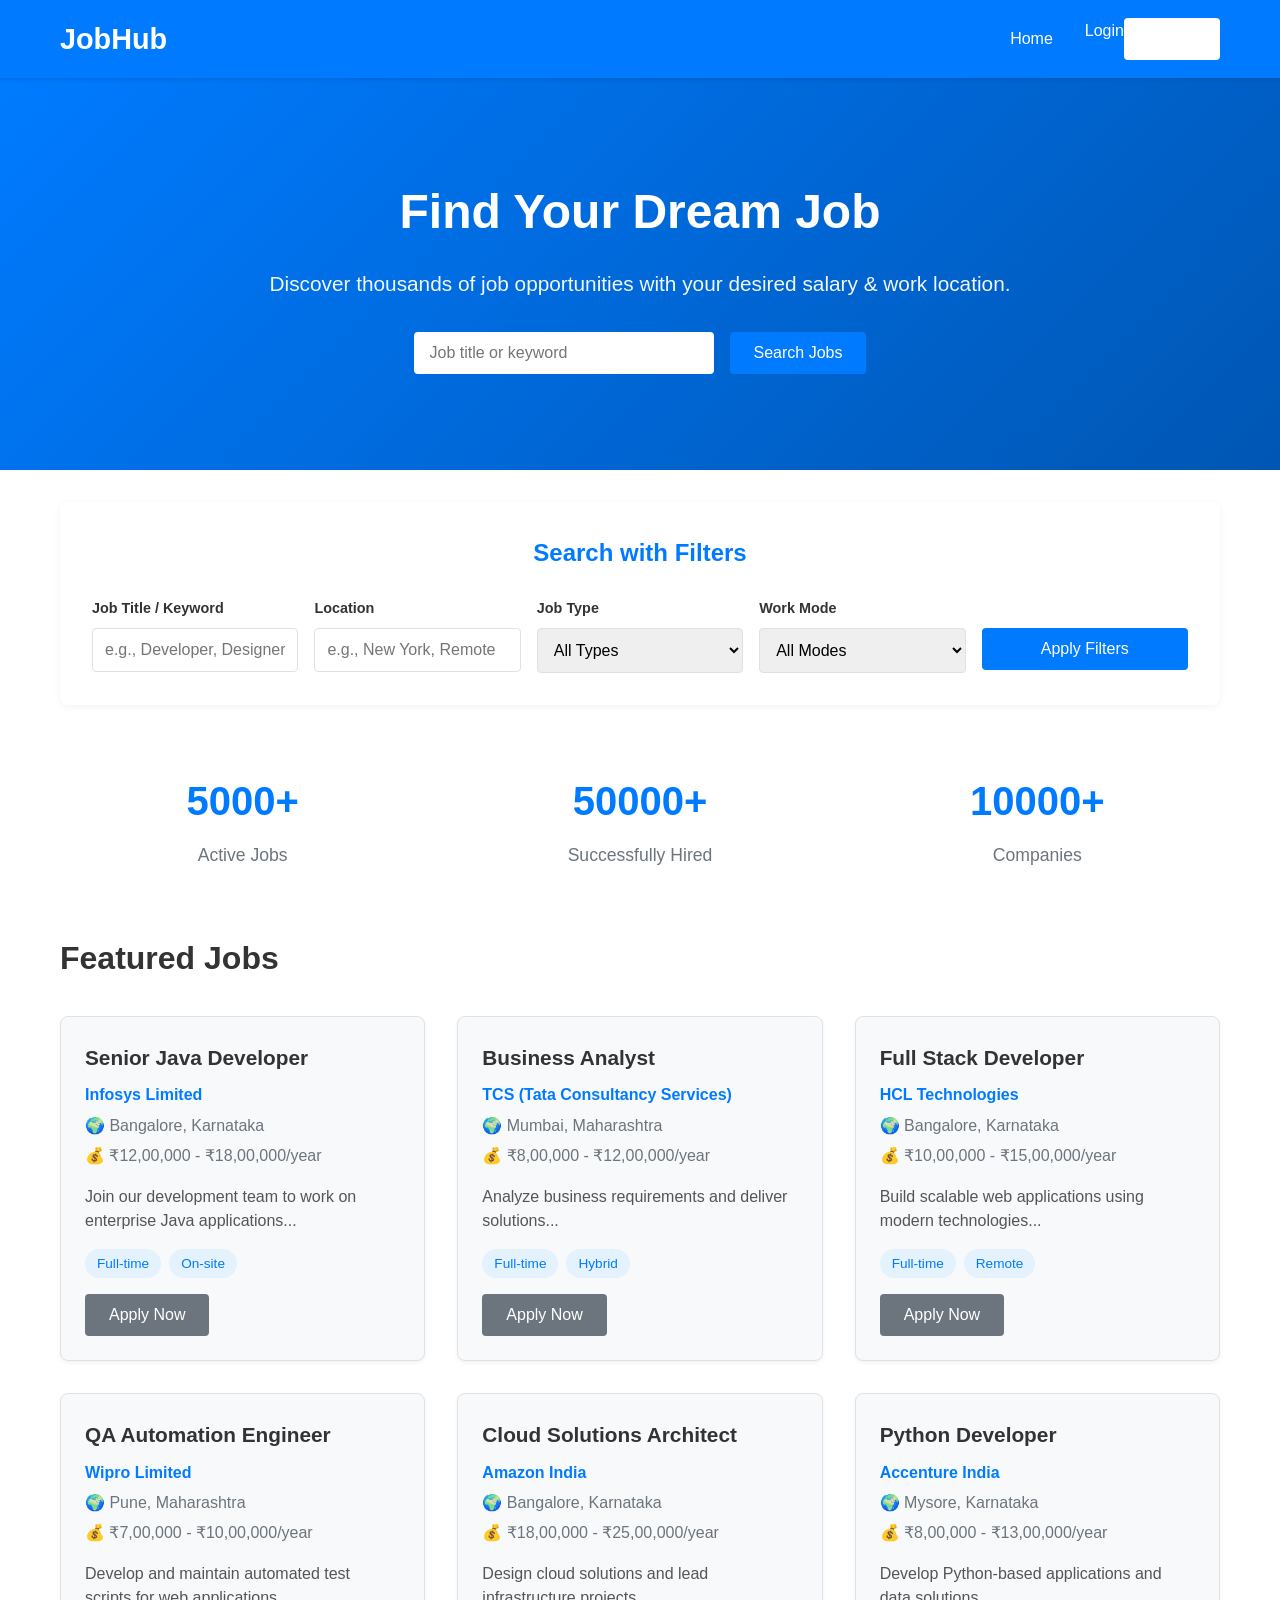
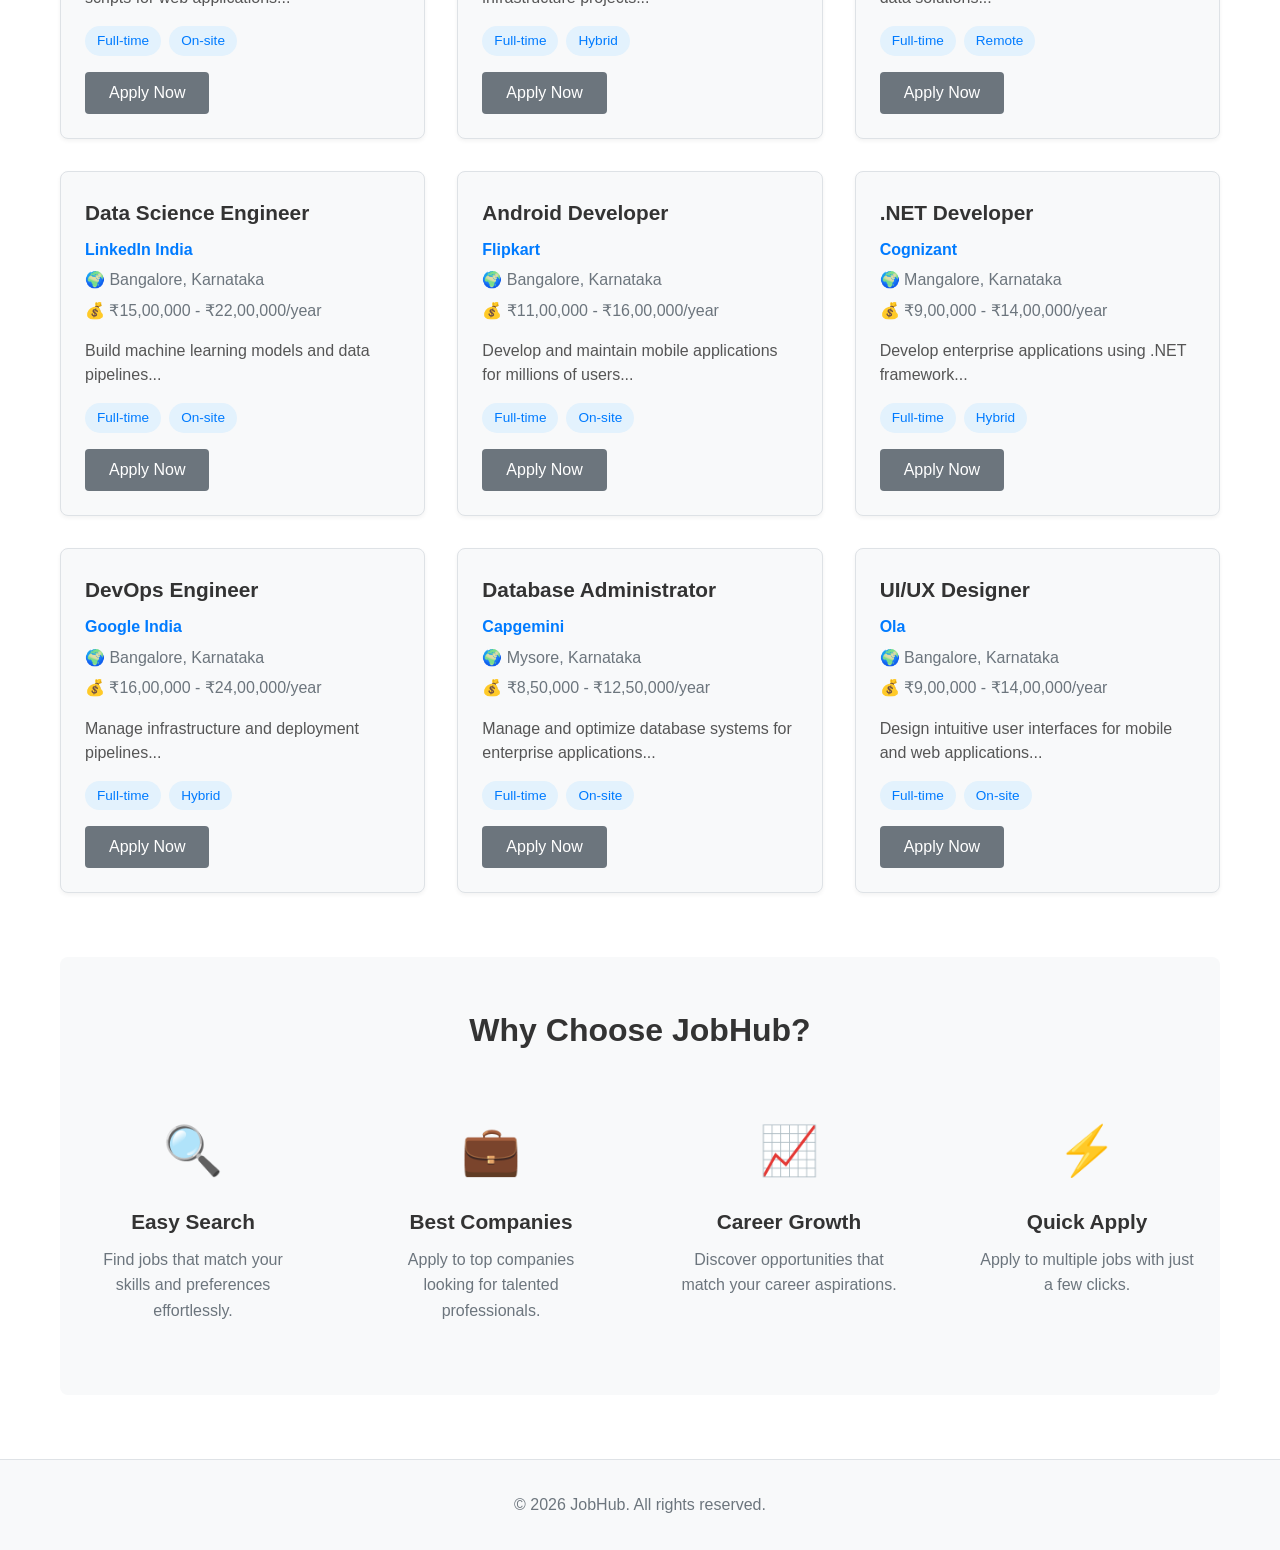
<file: index.html>
<!DOCTYPE html>
<html lang="en">
<head>
    <meta charset="UTF-8">
    <meta name="viewport" content="width=device-width, initial-scale=1.0">
    <title>JobHub - Job Portal</title>
    <link rel="stylesheet" href="styles.css">
</head>
<body>
    <nav class="navbar">
        <div class="container">
            <div class="logo">JobHub</div>
            <ul class="nav-links">
                <li><a href="index.html">Home</a></li>
                <li id="nav-dashboard-section" style="display:none;">
                    <a href="employer-dashboard.html">Dashboard</a>
                </li>
                <li id="nav-seeker-dashboard-section" style="display:none;">
                    <a href="seeker-dashboard.html">My Applications</a>
                </li>
                <li id="nav-user-section" style="display:none;">
                    <span id="nav-username"></span>
                    <a href="#" onclick="logout()">Logout</a>
                </li>
                <li id="nav-auth-section">
                    <a href="login.html">Login</a>
                    <a href="register.html" class="btn-register">Register</a>
                </li>
            </ul>
        </div>
    </nav>

    <div class="hero">
        <div class="hero-content" id="heroContent">
            <h1>Find Your Dream Job</h1>
            <p>Discover thousands of job opportunities with your desired salary & work location.</p>
            <div class="hero-buttons">
                <input type="text" placeholder="Job title or keyword" id="search-input">
                <button onclick="searchJobs()" class="btn btn-primary">Search Jobs</button>
            </div>
        </div>
        <div id="employerHero" style="display:none; text-align: center;">
            <div class="hero-content">
                <h1>Employer Dashboard</h1>
                <p>Manage your job postings and applications</p>
                <a href="employer-dashboard.html" class="btn btn-primary" style="display: inline-block; text-decoration: none;">Go to Dashboard</a>
            </div>
        </div>
    </div>

    <div class="container">
        <section class="search-filters">
            <h2>Search with Filters</h2>
            <div class="filters-grid">
                <div class="filter-item">
                    <label for="filterKeyword">Job Title / Keyword</label>
                    <input type="text" id="filterKeyword" placeholder="e.g., Developer, Designer">
                </div>
                <div class="filter-item">
                    <label for="filterLocation">Location</label>
                    <input type="text" id="filterLocation" placeholder="e.g., New York, Remote">
                </div>
                <div class="filter-item">
                    <label for="filterJobType">Job Type</label>
                    <select id="filterJobType">
                        <option value="">All Types</option>
                        <option value="Full-time">Full-time</option>
                        <option value="Part-time">Part-time</option>
                        <option value="Contract">Contract</option>
                        <option value="Freelance">Freelance</option>
                    </select>
                </div>
                <div class="filter-item">
                    <label for="filterWorkMode">Work Mode</label>
                    <select id="filterWorkMode">
                        <option value="">All Modes</option>
                        <option value="Remote">Remote</option>
                        <option value="On-site">On-site</option>
                        <option value="Hybrid">Hybrid</option>
                    </select>
                </div>
                <div class="filter-item">
                    <label>&nbsp;</label>
                    <button onclick="advancedSearch()" class="btn btn-primary btn-block">Apply Filters</button>
                </div>
            </div>
        </section>
    </div>

    <div class="container">
        <section class="stats">
            <div class="stat-item">
                <h3>5000+</h3>
                <p>Active Jobs</p>
            </div>
            <div class="stat-item">
                <h3>50000+</h3>
                <p>Successfully Hired</p>
            </div>
            <div class="stat-item">
                <h3>10000+</h3>
                <p>Companies</p>
            </div>
        </section>

        <section id="jobs" class="jobs">
            <h2>Featured Jobs</h2>
            <div class="job-listings">
                <div class="job-card">
                    <h3>Senior Java Developer</h3>
                    <p class="company">Infosys Limited</p>
                    <p class="location">🌍 Bangalore, Karnataka</p>
                    <p class="salary">💰 ₹12,00,000 - ₹18,00,000/year</p>
                    <p class="description">Join our development team to work on enterprise Java applications...</p>
                    <div class="job-tags">
                        <span>Full-time</span>
                        <span>On-site</span>
                    </div>
                    <button onclick="openJobModal('Senior Java Developer', 'Infosys Limited', 'Bangalore, Karnataka', '₹12,00,000 - ₹18,00,000/year', 'Join our development team to work on enterprise Java applications. Collaborate with global teams on innovative solutions. Requirements: 5+ years of Java experience, Spring Boot expertise, microservices architecture knowledge, strong problem-solving skills.')" class="btn btn-secondary">Apply Now</button>
                </div>

                <div class="job-card">
                    <h3>Business Analyst</h3>
                    <p class="company">TCS (Tata Consultancy Services)</p>
                    <p class="location">🌍 Mumbai, Maharashtra</p>
                    <p class="salary">💰 ₹8,00,000 - ₹12,00,000/year</p>
                    <p class="description">Analyze business requirements and deliver solutions...</p>
                    <div class="job-tags">
                        <span>Full-time</span>
                        <span>Hybrid</span>
                    </div>
                    <button onclick="openJobModal('Business Analyst', 'TCS (Tata Consultancy Services)', 'Mumbai, Maharashtra', '₹8,00,000 - ₹12,00,000/year', 'Analyze business requirements and deliver effective IT solutions. Work with cross-functional teams in an Agile environment. Requirements: 3+ years of BA experience, strong communication skills, experience with JIRA, SQL knowledge, excellent analytical abilities.')" class="btn btn-secondary">Apply Now</button>
                </div>

                <div class="job-card">
                    <h3>Full Stack Developer</h3>
                    <p class="company">HCL Technologies</p>
                    <p class="location">🌍 Bangalore, Karnataka</p>
                    <p class="salary">💰 ₹10,00,000 - ₹15,00,000/year</p>
                    <p class="description">Build scalable web applications using modern technologies...</p>
                    <div class="job-tags">
                        <span>Full-time</span>
                        <span>Remote</span>
                    </div>
                    <button onclick="openJobModal('Full Stack Developer', 'HCL Technologies', 'Bangalore, Karnataka', '₹10,00,000 - ₹15,00,000/year', 'Build scalable web applications using React, Node.js, and Cloud technologies. Work on innovative projects with a talented team. Requirements: 4+ years of full stack experience, expertise in React and Node.js, AWS/Azure knowledge, REST API development experience.')" class="btn btn-secondary">Apply Now</button>
                </div>

                <div class="job-card">
                    <h3>QA Automation Engineer</h3>
                    <p class="company">Wipro Limited</p>
                    <p class="location">🌍 Pune, Maharashtra</p>
                    <p class="salary">💰 ₹7,00,000 - ₹10,00,000/year</p>
                    <p class="description">Develop and maintain automated test scripts for web applications...</p>
                    <div class="job-tags">
                        <span>Full-time</span>
                        <span>On-site</span>
                    </div>
                    <button onclick="openJobModal('QA Automation Engineer', 'Wipro Limited', 'Pune, Maharashtra', '₹7,00,000 - ₹10,00,000/year', 'Develop and maintain automated test scripts for web and mobile applications. Ensure quality standards and reduce manual testing efforts. Requirements: 3+ years of QA automation, expertise in Selenium and TestNG, strong Java programming, Agile experience.')" class="btn btn-secondary">Apply Now</button>
                </div>

                <div class="job-card">
                    <h3>Cloud Solutions Architect</h3>
                    <p class="company">Amazon India</p>
                    <p class="location">🌍 Bangalore, Karnataka</p>
                    <p class="salary">💰 ₹18,00,000 - ₹25,00,000/year</p>
                    <p class="description">Design cloud solutions and lead infrastructure projects...</p>
                    <div class="job-tags">
                        <span>Full-time</span>
                        <span>Hybrid</span>
                    </div>
                    <button onclick="openJobModal('Cloud Solutions Architect', 'Amazon India', 'Bangalore, Karnataka', '₹18,00,000 - ₹25,00,000/year', 'Design and implement cloud solutions for enterprise clients. Lead architecture decisions and mentor junior architects. Requirements: 7+ years of cloud experience, AWS/Azure expertise, strong system design skills, excellent leadership abilities.')" class="btn btn-secondary">Apply Now</button>
                </div>

                <div class="job-card">
                    <h3>Python Developer</h3>
                    <p class="company">Accenture India</p>
                    <p class="location">🌍 Mysore, Karnataka</p>
                    <p class="salary">💰 ₹8,00,000 - ₹13,00,000/year</p>
                    <p class="description">Develop Python-based applications and data solutions...</p>
                    <div class="job-tags">
                        <span>Full-time</span>
                        <span>Remote</span>
                    </div>
                    <button onclick="openJobModal('Python Developer', 'Accenture India', 'Mysore, Karnataka', '₹8,00,000 - ₹13,00,000/year', 'Develop Python-based applications and data analytics solutions. Work with AI/ML teams on cutting-edge projects. Requirements: 3+ years of Python experience, Django/Flask knowledge, data analysis skills, strong debugging abilities.')" class="btn btn-secondary">Apply Now</button>
                </div>

                <div class="job-card">
                    <h3>Data Science Engineer</h3>
                    <p class="company">LinkedIn India</p>
                    <p class="location">🌍 Bangalore, Karnataka</p>
                    <p class="salary">💰 ₹15,00,000 - ₹22,00,000/year</p>
                    <p class="description">Build machine learning models and data pipelines...</p>
                    <div class="job-tags">
                        <span>Full-time</span>
                        <span>On-site</span>
                    </div>
                    <button onclick="openJobModal('Data Science Engineer', 'LinkedIn India', 'Bangalore, Karnataka', '₹15,00,000 - ₹22,00,000/year', 'Build machine learning models and data pipelines for our platform. Work with big data technologies and statistical analysis. Requirements: 4+ years of data science experience, proficiency in Python/R, Spark knowledge, strong mathematics background.')" class="btn btn-secondary">Apply Now</button>
                </div>

                <div class="job-card">
                    <h3>Android Developer</h3>
                    <p class="company">Flipkart</p>
                    <p class="location">🌍 Bangalore, Karnataka</p>
                    <p class="salary">💰 ₹11,00,000 - ₹16,00,000/year</p>
                    <p class="description">Develop and maintain mobile applications for millions of users...</p>
                    <div class="job-tags">
                        <span>Full-time</span>
                        <span>On-site</span>
                    </div>
                    <button onclick="openJobModal('Android Developer', 'Flipkart', 'Bangalore, Karnataka', '₹11,00,000 - ₹16,00,000/year', 'Develop and maintain Android applications for our e-commerce platform. Work with cutting-edge technologies and large-scale systems. Requirements: 4+ years of Android development, Kotlin/Java expertise, UI/UX knowledge, performance optimization skills.')" class="btn btn-secondary">Apply Now</button>
                </div>

                <div class="job-card">
                    <h3>.NET Developer</h3>
                    <p class="company">Cognizant</p>
                    <p class="location">🌍 Mangalore, Karnataka</p>
                    <p class="salary">💰 ₹9,00,000 - ₹14,00,000/year</p>
                    <p class="description">Develop enterprise applications using .NET framework...</p>
                    <div class="job-tags">
                        <span>Full-time</span>
                        <span>Hybrid</span>
                    </div>
                    <button onclick="openJobModal('.NET Developer', 'Cognizant', 'Mangalore, Karnataka', '₹9,00,000 - ₹14,00,000/year', 'Develop enterprise applications using .NET and C#. Work on international projects with diverse teams. Requirements: 3+ years of .NET experience, C# proficiency, SQL Server knowledge, MVC framework expertise.')" class="btn btn-secondary">Apply Now</button>
                </div>

                <div class="job-card">
                    <h3>DevOps Engineer</h3>
                    <p class="company">Google India</p>
                    <p class="location">🌍 Bangalore, Karnataka</p>
                    <p class="salary">💰 ₹16,00,000 - ₹24,00,000/year</p>
                    <p class="description">Manage infrastructure and deployment pipelines...</p>
                    <div class="job-tags">
                        <span>Full-time</span>
                        <span>Hybrid</span>
                    </div>
                    <button onclick="openJobModal('DevOps Engineer', 'Google India', 'Bangalore, Karnataka', '₹16,00,000 - ₹24,00,000/year', 'Manage infrastructure, deployment pipelines, and cloud systems. Work on high-scale distributed systems. Requirements: 5+ years of DevOps experience, Kubernetes expertise, Docker proficiency, CI/CD pipeline knowledge.')" class="btn btn-secondary">Apply Now</button>
                </div>

                <div class="job-card">
                    <h3>Database Administrator</h3>
                    <p class="company">Capgemini</p>
                    <p class="location">🌍 Mysore, Karnataka</p>
                    <p class="salary">💰 ₹8,50,000 - ₹12,50,000/year</p>
                    <p class="description">Manage and optimize database systems for enterprise applications...</p>
                    <div class="job-tags">
                        <span>Full-time</span>
                        <span>On-site</span>
                    </div>
                    <button onclick="openJobModal('Database Administrator', 'Capgemini', 'Mysore, Karnataka', '₹8,50,000 - ₹12,50,000/year', 'Manage and optimize database systems for enterprise applications. Ensure data security and system performance. Requirements: 4+ years of DBA experience, strong SQL knowledge, Oracle/MySQL expertise, backup/recovery skills.')" class="btn btn-secondary">Apply Now</button>
                </div>

                <div class="job-card">
                    <h3>UI/UX Designer</h3>
                    <p class="company">Ola</p>
                    <p class="location">🌍 Bangalore, Karnataka</p>
                    <p class="salary">💰 ₹9,00,000 - ₹14,00,000/year</p>
                    <p class="description">Design intuitive user interfaces for mobile and web applications...</p>
                    <div class="job-tags">
                        <span>Full-time</span>
                        <span>On-site</span>
                    </div>
                    <button onclick="openJobModal('UI/UX Designer', 'Ola', 'Bangalore, Karnataka', '₹9,00,000 - ₹14,00,000/year', 'Design intuitive user interfaces for our mobile and web platforms. Collaborate with product and engineering teams. Requirements: 3+ years of UI/UX experience, Figma/Adobe XD proficiency, strong design principles, user research skills.')" class="btn btn-secondary">Apply Now</button>
                </div>
            </div>
        </section>

        <section class="features">
            <h2>Why Choose JobHub?</h2>
            <div class="features-grid">
                <div class="feature-item">
                    <div class="feature-icon">🔍</div>
                    <h3>Easy Search</h3>
                    <p>Find jobs that match your skills and preferences effortlessly.</p>
                </div>
                <div class="feature-item">
                    <div class="feature-icon">💼</div>
                    <h3>Best Companies</h3>
                    <p>Apply to top companies looking for talented professionals.</p>
                </div>
                <div class="feature-item">
                    <div class="feature-icon">📈</div>
                    <h3>Career Growth</h3>
                    <p>Discover opportunities that match your career aspirations.</p>
                </div>
                <div class="feature-item">
                    <div class="feature-icon">⚡</div>
                    <h3>Quick Apply</h3>
                    <p>Apply to multiple jobs with just a few clicks.</p>
                </div>
            </div>
        </section>
    </div>

    <!-- Job Details Modal -->
    <div id="jobModal" class="modal">
        <div class="modal-content">
            <span class="modal-close" onclick="closeJobModal()">&times;</span>
            <div class="modal-header">
                <h2 id="modalJobTitle"></h2>
                <p id="modalCompany" class="modal-company"></p>
            </div>
            <div class="modal-body">
                <div class="modal-details">
                    <p><strong>Location:</strong> <span id="modalLocation"></span></p>
                    <p><strong>Salary:</strong> <span id="modalSalary"></span></p>
                </div>
                <div class="modal-description">
                    <h3>Job Description</h3>
                    <p id="modalDescription"></p>
                </div>
            </div>
            <div class="modal-footer">
                <button onclick="submitJobApplication()" class="btn btn-primary">Apply Now</button>
                <button onclick="closeJobModal()" class="btn btn-secondary">Close</button>
            </div>
        </div>
    </div>

    <footer>
        <div class="container">
            <p>&copy; 2026 JobHub. All rights reserved.</p>
        </div>
    </footer>

    <script src="script.js"></script>
</body>
</html>
</file>
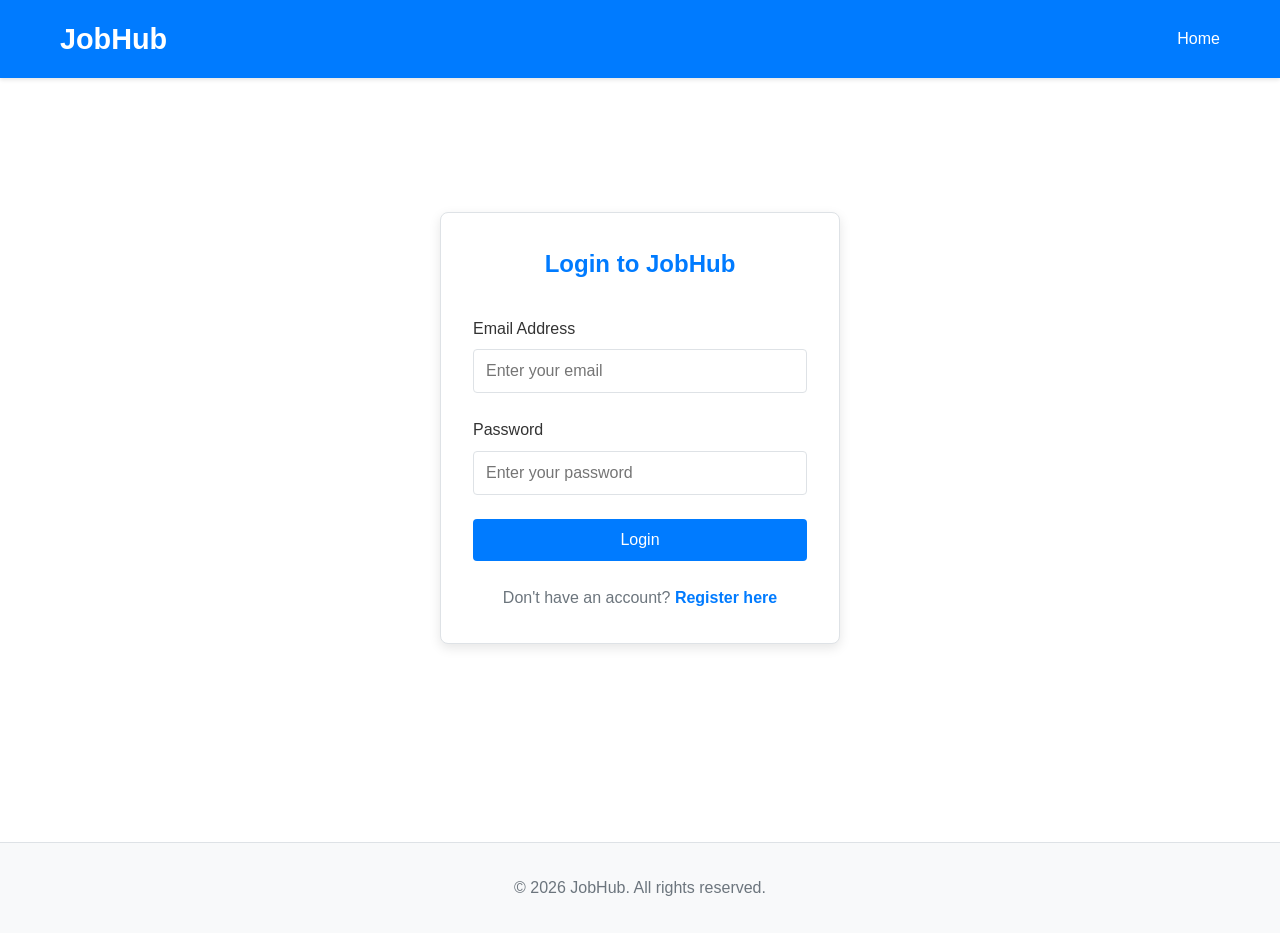
<file: employer-dashboard.html>
<!DOCTYPE html>
<html lang="en">
<head>
    <meta charset="UTF-8">
    <meta name="viewport" content="width=device-width, initial-scale=1.0">
    <title>Employer Dashboard - JobHub</title>
    <link rel="stylesheet" href="styles.css">
</head>
<body>
    <nav class="navbar">
        <div class="container">
            <div class="logo"><a href="index.html">JobHub</a></div>
            <ul class="nav-links">
                <li><a href="index.html">Home</a></li>
                <li id="nav-user-section" style="display:none;">
                    <span id="nav-username"></span>
                    <a href="#" onclick="logout()">Logout</a>
                </li>
                <li id="nav-auth-section">
                    <a href="login.html">Login</a>
                    <a href="register.html" class="btn-register">Register</a>
                </li>
            </ul>
        </div>
    </nav>

    <div class="container">
        <div class="dashboard-header">
            <h1>Employer Dashboard</h1>
            <button onclick="openPostJobModal()" class="btn btn-primary">Post New Job</button>
        </div>

        <div class="dashboard-stats">
            <div class="stat-card">
                <h3>Jobs Posted</h3>
                <p class="stat-number" id="jobsPostedCount">0</p>
            </div>
            <div class="stat-card">
                <h3>Total Applications</h3>
                <p class="stat-number" id="totalApplicationsCount">0</p>
            </div>
            <div class="stat-card">
                <h3>Views</h3>
                <p class="stat-number" id="viewsCount">0</p>
            </div>
        </div>

        <div class="dashboard-content">
            <div class="tabs">
                <button class="tab-button active" onclick="switchTab('myJobs')">My Jobs</button>
                <button class="tab-button" onclick="switchTab('applications')">Applications</button>
            </div>

            <!-- My Jobs Tab -->
            <div id="myJobs" class="tab-content active">
                <h2>Your Posted Jobs</h2>
                <div id="jobsContainer" class="jobs-table">
                    <p class="empty-message">No jobs posted yet. <a href="#" onclick="openPostJobModal()">Post a job</a></p>
                </div>
            </div>

            <!-- Applications Tab -->
            <div id="applications" class="tab-content">
                <h2>Applications Received</h2>
                <div id="applicationsContainer" class="applications-list">
                    <p class="empty-message">No applications yet.</p>
                </div>
            </div>
        </div>
    </div>

    <!-- Post Job Modal -->
    <div id="postJobModal" class="modal">
        <div class="modal-content">
            <span class="modal-close" onclick="closePostJobModal()">&times;</span>
            <div class="modal-header">
                <h2>📋 Post a New Job</h2>
            </div>
            <form id="postJobForm" onsubmit="handlePostJob(event)" style="display: flex; flex-direction: column; height: 100%;">
                <div class="modal-body">
                    <div class="form-group">
                        <label for="jobTitle">Job Title *</label>
                        <input type="text" id="jobTitle" required placeholder="e.g., Senior Developer">
                    </div>

                    <div class="form-group">
                        <label for="jobLocation">Location *</label>
                        <input type="text" id="jobLocation" required placeholder="e.g., New York, USA or Remote">
                    </div>

                    <div class="form-group">
                        <label for="jobSalary">Salary Range *</label>
                        <input type="text" id="jobSalary" required placeholder="e.g., $80,000 - $120,000/year">
                    </div>

                    <div class="form-group">
                        <label for="jobType">Job Type *</label>
                        <select id="jobType" required>
                            <option value="">-- Select Job Type --</option>
                            <option value="Full-time">Full-time</option>
                            <option value="Part-time">Part-time</option>
                            <option value="Contract">Contract</option>
                            <option value="Freelance">Freelance</option>
                        </select>
                    </div>

                    <div class="form-group">
                        <label for="jobMode">Work Mode *</label>
                        <select id="jobMode" required>
                            <option value="">-- Select Work Mode --</option>
                            <option value="Remote">Remote</option>
                            <option value="On-site">On-site</option>
                            <option value="Hybrid">Hybrid</option>
                        </select>
                    </div>

                    <div class="form-group">
                        <label for="jobDescription">Job Description *</label>
                        <textarea id="jobDescription" required placeholder="Describe the job responsibilities, requirements, and benefits..."></textarea>
                    </div>
                </div>

                <div class="modal-footer">
                    <button type="submit" class="btn btn-primary">Post Job</button>
                    <button type="button" onclick="closePostJobModal()" class="btn btn-secondary">Cancel</button>
                </div>
            </form>
        </div>
    </div>

    <!-- View Applicant Modal -->
    <div id="applicantModal" class="modal">
        <div class="modal-content">
            <span class="modal-close" onclick="closeApplicantModal()">&times;</span>
            <div class="modal-header">
                <h2>👤 Applicant Details</h2>
            </div>
            <div class="modal-body">
                <div class="applicant-info">
                    <p><strong>Name:</strong> <span id="applicantName"></span></p>
                    <p><strong>Email:</strong> <span id="applicantEmail"></span></p>
                    <p><strong>Phone:</strong> <span id="applicantPhone"></span></p>
                    <p><strong>Applied for:</strong> <span id="applicantJobTitle"></span></p>
                    <p><strong>Applied on:</strong> <span id="applicantDate"></span></p>
                    <p><strong>Status:</strong> <span id="applicantStatus" class="app-status"></span></p>
                </div>
            </div>
            <div class="modal-footer">
                <button onclick="updateApplicationStatus('accepted')" class="btn btn-success">✅ Accept</button>
                <button onclick="updateApplicationStatus('rejected')" class="btn btn-danger">❌ Reject</button>
                <button onclick="closeApplicantModal()" class="btn btn-secondary">Close</button>
            </div>
        </div>
    </div>

    <footer>
        <div class="container">
            <p>&copy; 2026 JobHub. All rights reserved.</p>
        </div>
    </footer>

    <script src="script.js"></script>
    <script src="employer.js"></script>
</body>
</html>
</file>
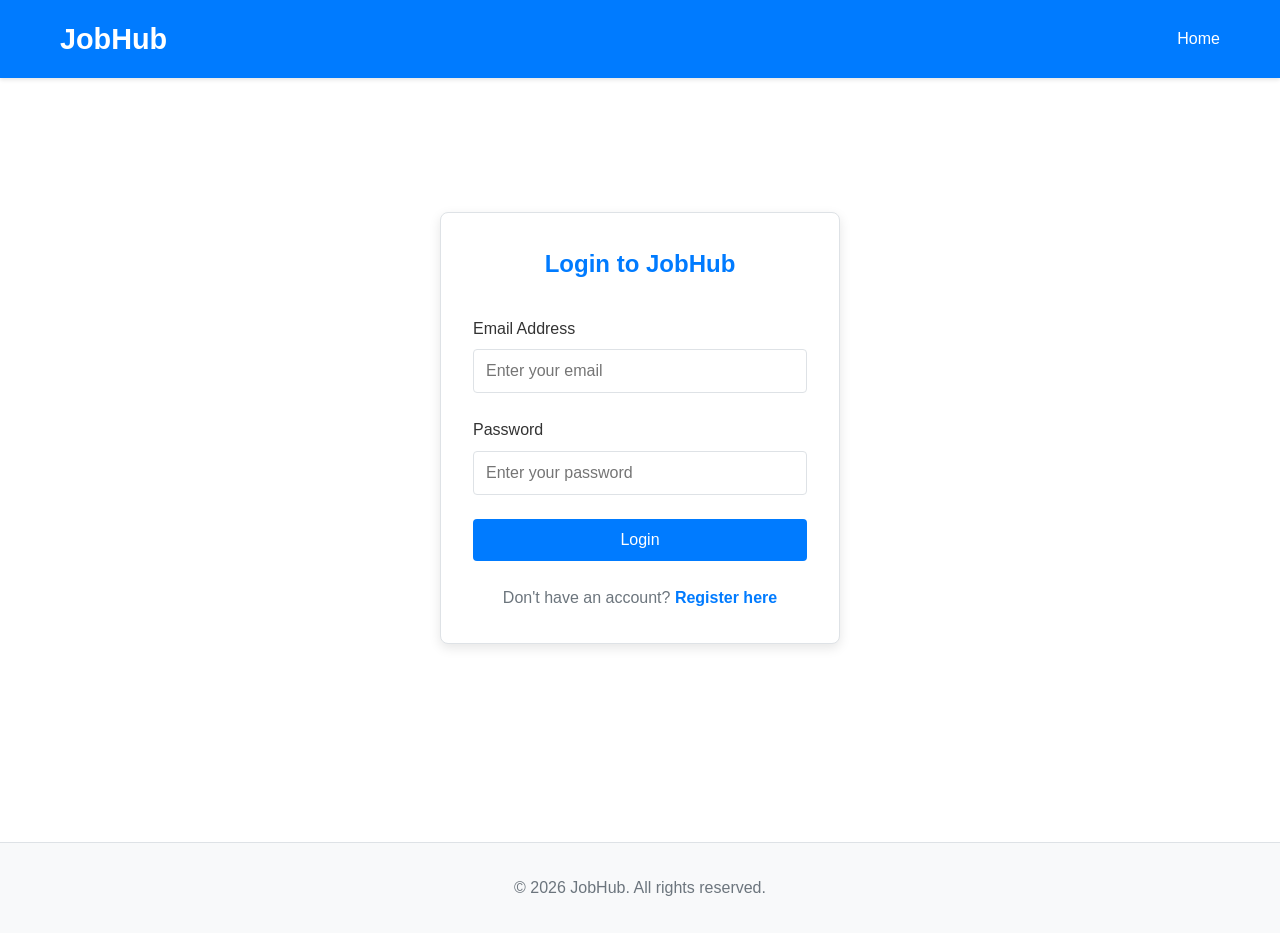
<file: login.html>
<!DOCTYPE html>
<html lang="en">
<head>
    <meta charset="UTF-8">
    <meta name="viewport" content="width=device-width, initial-scale=1.0">
    <title>Login - JobHub</title>
    <link rel="stylesheet" href="styles.css">
</head>
<body>
    <nav class="navbar">
        <div class="container">
            <div class="logo"><a href="index.html">JobHub</a></div>
            <ul class="nav-links">
                <li><a href="index.html">Home</a></li>
            </ul>
        </div>
    </nav>

    <div class="auth-container">
        <div class="auth-box">
            <h2>Login to JobHub</h2>
            <form id="loginForm" onsubmit="handleLogin(event)">
                <div class="form-group">
                    <label for="email">Email Address</label>
                    <input type="email" id="email" name="email" required placeholder="Enter your email">
                </div>

                <div class="form-group">
                    <label for="password">Password</label>
                    <input type="password" id="password" name="password" required placeholder="Enter your password">
                </div>

                <button type="submit" class="btn btn-primary btn-block">Login</button>

                <div id="loginError" class="error-message" style="display:none;"></div>
                <div id="loginSuccess" class="success-message" style="display:none;"></div>
            </form>

            <p class="auth-link">Don't have an account? <a href="register.html">Register here</a></p>
        </div>
    </div>

    <footer>
        <div class="container">
            <p>&copy; 2026 JobHub. All rights reserved.</p>
        </div>
    </footer>

    <script src="script.js"></script>
</body>
</html>
</file>
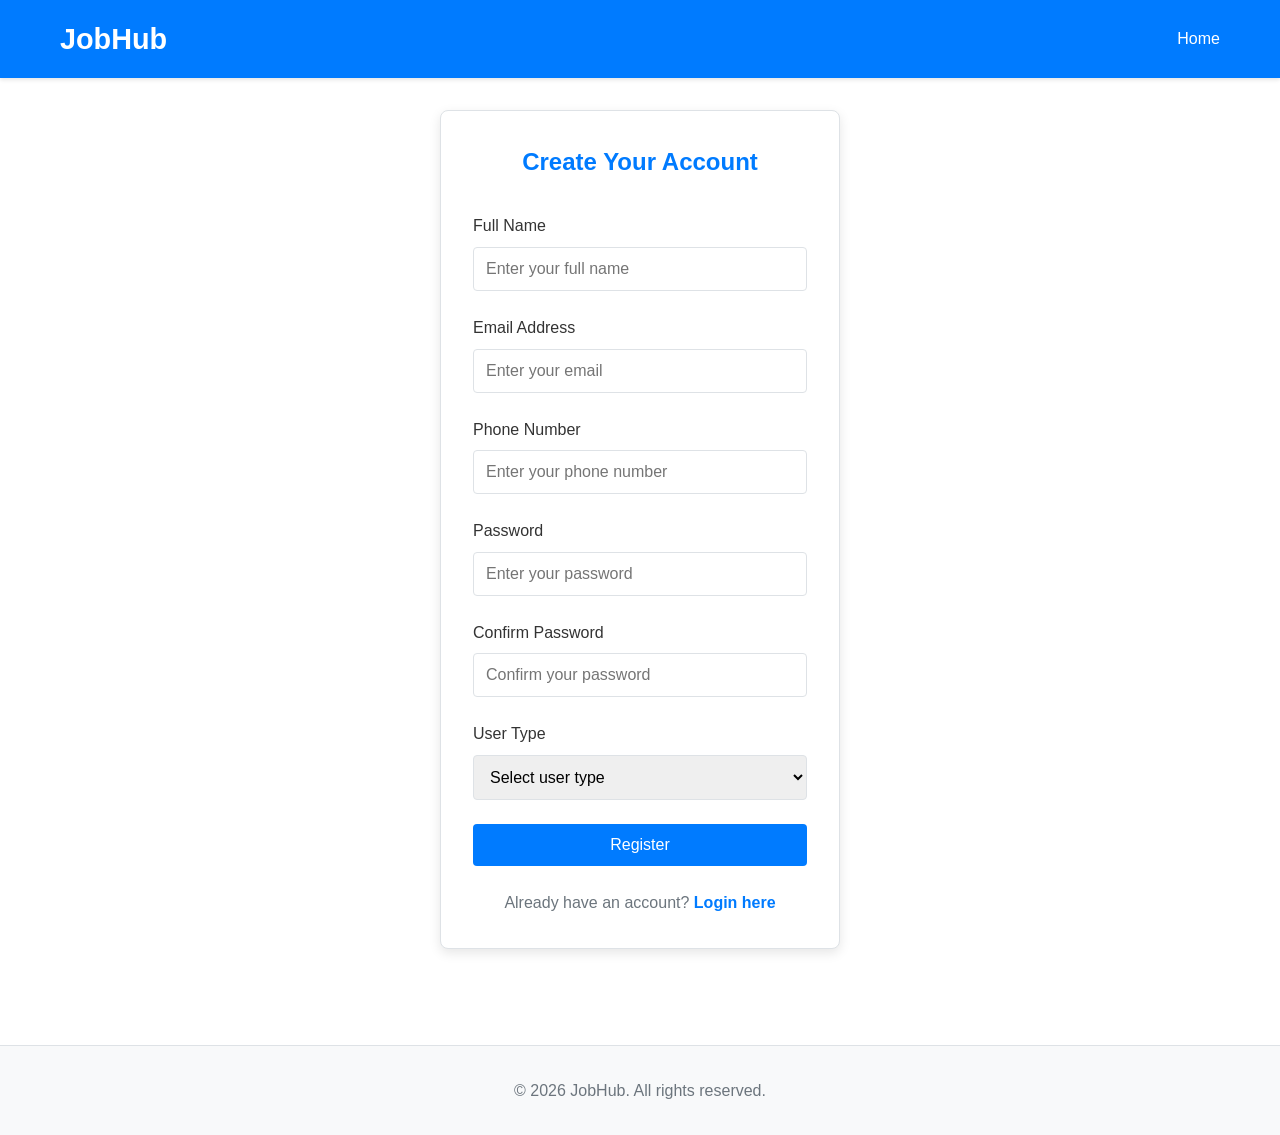
<file: register.html>
<!DOCTYPE html>
<html lang="en">
<head>
    <meta charset="UTF-8">
    <meta name="viewport" content="width=device-width, initial-scale=1.0">
    <title>Register - JobHub</title>
    <link rel="stylesheet" href="styles.css">
</head>
<body>
    <nav class="navbar">
        <div class="container">
            <div class="logo"><a href="index.html">JobHub</a></div>
            <ul class="nav-links">
                <li><a href="index.html">Home</a></li>
            </ul>
        </div>
    </nav>

    <div class="auth-container">
        <div class="auth-box">
            <h2>Create Your Account</h2>
            <form id="registerForm" onsubmit="handleRegister(event)">
                <div class="form-group">
                    <label for="fullname">Full Name</label>
                    <input type="text" id="fullname" name="fullname" required placeholder="Enter your full name">
                </div>

                <div class="form-group">
                    <label for="email">Email Address</label>
                    <input type="email" id="email" name="email" required placeholder="Enter your email">
                </div>

                <div class="form-group">
                    <label for="phone">Phone Number</label>
                    <input type="tel" id="phone" name="phone" required placeholder="Enter your phone number">
                </div>

                <div class="form-group">
                    <label for="password">Password</label>
                    <input type="password" id="password" name="password" required placeholder="Enter your password">
                </div>

                <div class="form-group">
                    <label for="confirmPassword">Confirm Password</label>
                    <input type="password" id="confirmPassword" name="confirmPassword" required placeholder="Confirm your password">
                </div>

                <div class="form-group">
                    <label for="userType">User Type</label>
                    <select id="userType" name="userType" required>
                        <option value="">Select user type</option>
                        <option value="jobseeker">Job Seeker</option>
                        <option value="employer">Employer</option>
                    </select>
                </div>

                <button type="submit" class="btn btn-primary btn-block">Register</button>

                <div id="registerError" class="error-message" style="display:none;"></div>
                <div id="registerSuccess" class="success-message" style="display:none;"></div>
            </form>

            <p class="auth-link">Already have an account? <a href="login.html">Login here</a></p>
        </div>
    </div>

    <footer>
        <div class="container">
            <p>&copy; 2026 JobHub. All rights reserved.</p>
        </div>
    </footer>

    <script src="script.js"></script>
</body>
</html>
</file>
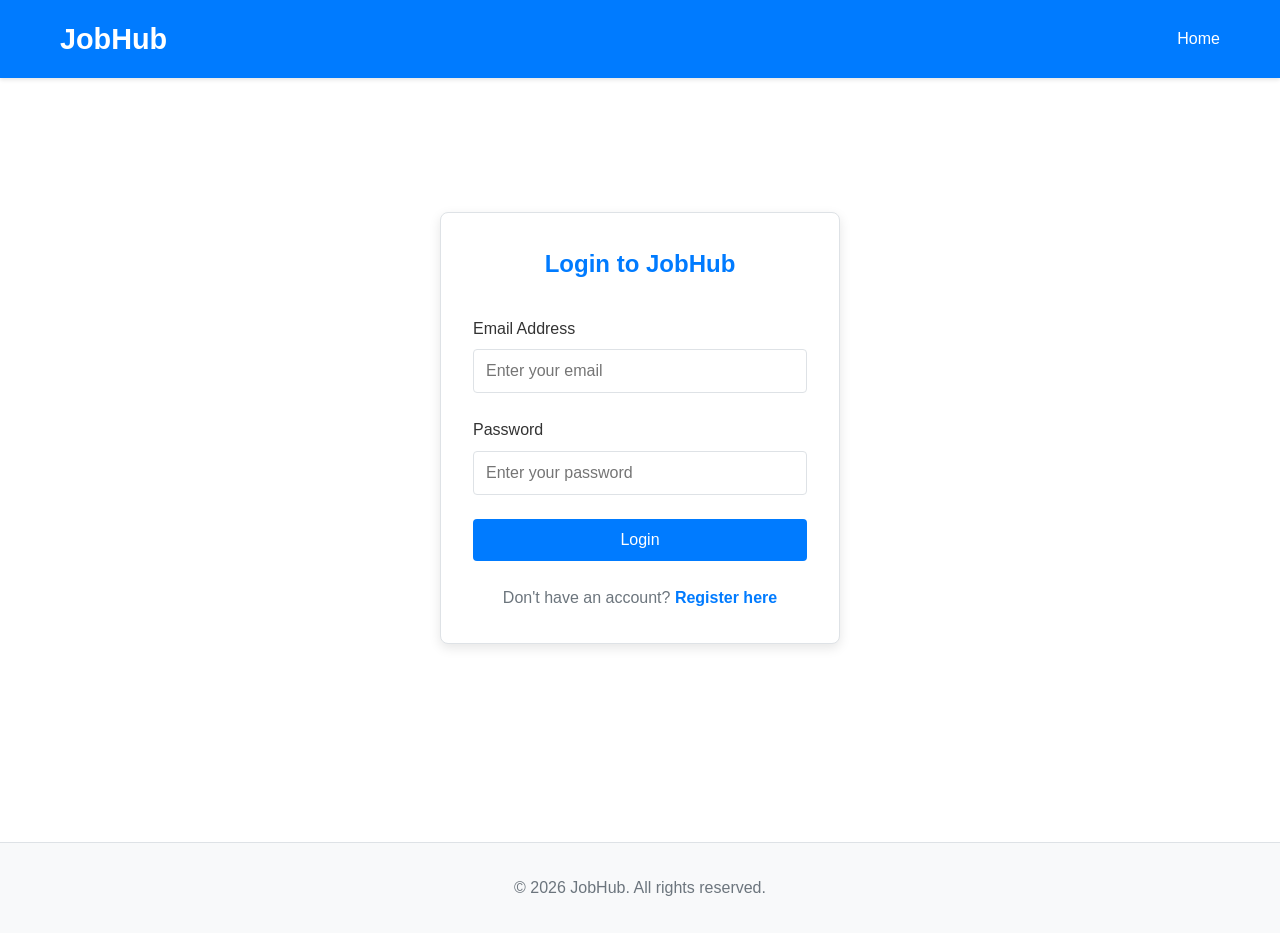
<file: seeker-dashboard.html>
<!DOCTYPE html>
<html lang="en">
<head>
    <meta charset="UTF-8">
    <meta name="viewport" content="width=device-width, initial-scale=1.0">
    <title>Job Seeker Dashboard - JobHub</title>
    <link rel="stylesheet" href="styles.css">
</head>
<body>
    <nav class="navbar">
        <div class="container">
            <div class="logo"><a href="index.html">JobHub</a></div>
            <ul class="nav-links">
                <li><a href="index.html">Home</a></li>
                <li id="nav-user-section" style="display:none;">
                    <span id="nav-username"></span>
                    <a href="#" onclick="logout()">Logout</a>
                </li>
                <li id="nav-auth-section">
                    <a href="login.html">Login</a>
                    <a href="register.html" class="btn-register">Register</a>
                </li>
            </ul>
        </div>
    </nav>

    <div class="container">
        <div class="dashboard-header">
            <h1>Job Seeker Dashboard</h1>
            <a href="index.html" class="btn btn-primary">Browse Jobs</a>
        </div>

        <div class="dashboard-stats">
            <div class="stat-card">
                <h3>Jobs Applied</h3>
                <p class="stat-number" id="jobsAppliedCount">0</p>
            </div>
            <div class="stat-card">
                <h3>Pending Applications</h3>
                <p class="stat-number" id="pendingApplications">0</p>
            </div>
            <div class="stat-card">
                <h3>Accepted</h3>
                <p class="stat-number" id="acceptedApplications">0</p>
            </div>
        </div>

        <div class="dashboard-content">
            <!-- My Applications Tab -->
            <div class="tab-content active">
                <h2>My Applications</h2>
                <div id="applicationsContainer" class="applications-list">
                    <p class="empty-message">You haven't applied for any jobs yet. <a href="index.html">Browse jobs</a></p>
                </div>
            </div>
        </div>
    </div>

    <!-- Application Details Modal -->
    <div id="applicationDetailsModal" class="modal">
        <div class="modal-content">
            <span class="modal-close" onclick="closeApplicationDetailsModal()">&times;</span>
            <div class="modal-header">
                <h2>📋 Application Details</h2>
            </div>
            <div class="modal-body">
                <div class="application-details">
                    <div class="detail-group">
                        <label><strong>Job Title</strong></label>
                        <p id="detailJobTitle"></p>
                    </div>
                    <div class="detail-group">
                        <label><strong>Company</strong></label>
                        <p id="detailCompany"></p>
                    </div>
                    <div class="detail-group">
                        <label><strong>Location</strong></label>
                        <p id="detailLocation"></p>
                    </div>
                    <div class="detail-group">
                        <label><strong>Salary</strong></label>
                        <p id="detailSalary"></p>
                    </div>
                    <div class="detail-group">
                        <label><strong>Job Type</strong></label>
                        <p id="detailType"></p>
                    </div>
                    <div class="detail-group">
                        <label><strong>Work Mode</strong></label>
                        <p id="detailMode"></p>
                    </div>
                    <div class="detail-group">
                        <label><strong>Job Description</strong></label>
                        <p id="detailDescription"></p>
                    </div>
                    <div class="detail-group">
                        <label><strong>Applied On</strong></label>
                        <p id="detailAppliedDate"></p>
                    </div>
                    <div class="detail-group">
                        <label><strong>Status</strong></label>
                        <p id="detailStatus" class="app-status"></p>
                    </div>
                </div>
            </div>
            <div class="modal-footer">
                <button onclick="withdrawApplication()" class="btn btn-danger">Withdraw Application</button>
                <button onclick="closeApplicationDetailsModal()" class="btn btn-secondary">Close</button>
            </div>
        </div>
    </div>

    <footer>
        <div class="container">
            <p>&copy; 2026 JobHub. All rights reserved.</p>
        </div>
    </footer>

    <script src="script.js"></script>
    <script src="seeker.js"></script>
</body>
</html>
</file>
<file: styles.css>
* {
    margin: 0;
    padding: 0;
    box-sizing: border-box;
}

:root {
    --primary-color: #007bff;
    --secondary-color: #6c757d;
    --success-color: #28a745;
    --danger-color: #dc3545;
    --light-bg: #f8f9fa;
    --dark-text: #333;
    --border-color: #dee2e6;
}

body {
    font-family: 'Segoe UI', Tahoma, Geneva, Verdana, sans-serif;
    line-height: 1.6;
    color: var(--dark-text);
    background-color: #fff;
}

.container {
    max-width: 1200px;
    margin: 0 auto;
    padding: 0 20px;
}

/* Navbar */
.navbar {
    background-color: var(--primary-color);
    color: white;
    padding: 1rem 0;
    box-shadow: 0 2px 4px rgba(0,0,0,0.1);
    position: sticky;
    top: 0;
    z-index: 100;
}

.navbar .container {
    display: flex;
    justify-content: space-between;
    align-items: center;
}

.logo {
    font-size: 1.8rem;
    font-weight: bold;
    cursor: pointer;
}

.logo a {
    color: white;
    text-decoration: none;
}

.nav-links {
    list-style: none;
    display: flex;
    gap: 2rem;
    align-items: center;
}

.nav-links a {
    color: white;
    text-decoration: none;
    transition: opacity 0.3s;
}

.nav-links a:hover {
    opacity: 0.8;
}

.btn-register {
    background-color: white;
    color: var(--primary-color);
    padding: 0.5rem 1rem;
    border-radius: 4px;
    font-weight: bold;
}

.btn-register:hover {
    background-color: #f0f0f0;
}

/* Buttons */
.btn {
    padding: 0.75rem 1.5rem;
    border: none;
    border-radius: 4px;
    cursor: pointer;
    font-size: 1rem;
    transition: all 0.3s;
    font-weight: 500;
}

.btn-primary {
    background-color: var(--primary-color);
    color: white;
}

.btn-primary:hover {
    background-color: #0056b3;
    transform: translateY(-2px);
    box-shadow: 0 4px 8px rgba(0,123,255,0.3);
}

.btn-secondary {
    background-color: var(--secondary-color);
    color: white;
}

.btn-secondary:hover {
    background-color: #575c63;
}

.btn-block {
    width: 100%;
    display: block;
}

/* Hero Section */
.hero {
    background: linear-gradient(135deg, var(--primary-color) 0%, #0056b3 100%);
    color: white;
    padding: 6rem 0;
    text-align: center;
}

.hero-content h1 {
    font-size: 3rem;
    margin-bottom: 1rem;
}

.hero-content p {
    font-size: 1.3rem;
    margin-bottom: 2rem;
    opacity: 0.95;
}

.hero-buttons {
    display: flex;
    gap: 1rem;
    justify-content: center;
    flex-wrap: wrap;
}

.hero-buttons input {
    padding: 0.75rem 1rem;
    border: none;
    border-radius: 4px;
    width: 300px;
    font-size: 1rem;
}

/* Stats Section */
.stats {
    display: grid;
    grid-template-columns: repeat(auto-fit, minmax(200px, 1fr));
    gap: 2rem;
    margin: 4rem 0;
    text-align: center;
}

.stat-item h3 {
    font-size: 2.5rem;
    color: var(--primary-color);
    margin-bottom: 0.5rem;
}

.stat-item p {
    font-size: 1.1rem;
    color: var(--secondary-color);
}

/* Jobs Section */
.jobs {
    margin: 4rem 0;
}

.jobs h2 {
    font-size: 2rem;
    margin-bottom: 2rem;
    color: var(--dark-text);
}

.job-listings {
    display: grid;
    grid-template-columns: repeat(auto-fill, minmax(320px, 1fr));
    gap: 2rem;
}

.job-card {
    border: 1px solid var(--border-color);
    border-radius: 8px;
    padding: 1.5rem;
    background-color: var(--light-bg);
    transition: all 0.3s;
    box-shadow: 0 2px 4px rgba(0,0,0,0.05);
}

.job-card:hover {
    transform: translateY(-5px);
    box-shadow: 0 8px 16px rgba(0,0,0,0.1);
}

.job-card h3 {
    font-size: 1.3rem;
    margin-bottom: 0.5rem;
    color: var(--dark-text);
}

.job-card .company {
    font-weight: bold;
    color: var(--primary-color);
    margin-bottom: 0.3rem;
}

.job-card .location,
.job-card .salary {
    color: var(--secondary-color);
    margin-bottom: 0.3rem;
}

.job-card .description {
    margin: 1rem 0;
    color: #555;
    line-height: 1.5;
}

.job-tags {
    display: flex;
    gap: 0.5rem;
    flex-wrap: wrap;
    margin: 1rem 0;
}

.job-tags span {
    background-color: #e3f2fd;
    color: var(--primary-color);
    padding: 0.25rem 0.75rem;
    border-radius: 20px;
    font-size: 0.85rem;
}

/* Features Section */
.features {
    margin: 4rem 0;
    padding: 3rem 0;
    background-color: var(--light-bg);
    border-radius: 8px;
    text-align: center;
}

.features h2 {
    font-size: 2rem;
    margin-bottom: 2rem;
}

.features-grid {
    display: grid;
    grid-template-columns: repeat(auto-fit, minmax(250px, 1fr));
    gap: 2rem;
}

.feature-item {
    padding: 1.5rem;
}

.feature-icon {
    font-size: 3rem;
    margin-bottom: 1rem;
}

.feature-item h3 {
    font-size: 1.3rem;
    margin-bottom: 0.5rem;
}

.feature-item p {
    color: var(--secondary-color);
}

/* Auth Container */
.auth-container {
    display: flex;
    justify-content: center;
    align-items: center;
    min-height: calc(100vh - 200px);
    padding: 2rem 0;
}

.auth-box {
    background-color: white;
    border: 1px solid var(--border-color);
    border-radius: 8px;
    padding: 2rem;
    width: 100%;
    max-width: 400px;
    box-shadow: 0 4px 12px rgba(0,0,0,0.1);
}

.auth-box h2 {
    text-align: center;
    margin-bottom: 2rem;
    color: var(--primary-color);
}

.form-group {
    margin-bottom: 1.5rem;
}

.form-group label {
    display: block;
    margin-bottom: 0.5rem;
    font-weight: 500;
    color: var(--dark-text);
}

.form-group input,
.form-group select {
    width: 100%;
    padding: 0.75rem;
    border: 1px solid var(--border-color);
    border-radius: 4px;
    font-size: 1rem;
    transition: border-color 0.3s;
}

.form-group input:focus,
.form-group select:focus {
    outline: none;
    border-color: var(--primary-color);
    box-shadow: 0 0 0 3px rgba(0,123,255,0.1);
}

.auth-link {
    text-align: center;
    margin-top: 1.5rem;
    color: var(--secondary-color);
}

.auth-link a {
    color: var(--primary-color);
    text-decoration: none;
    font-weight: bold;
}

.auth-link a:hover {
    text-decoration: underline;
}

/* Messages */
.error-message {
    background-color: #f8d7da;
    border: 1px solid #f5c6cb;
    color: #721c24;
    padding: 0.75rem;
    border-radius: 4px;
    margin-top: 1rem;
}

.success-message {
    background-color: #d4edda;
    border: 1px solid #c3e6cb;
    color: #155724;
    padding: 0.75rem;
    border-radius: 4px;
    margin-top: 1rem;
}

/* Footer */
footer {
    background-color: var(--light-bg);
    border-top: 1px solid var(--border-color);
    padding: 2rem 0;
    text-align: center;
    color: var(--secondary-color);
    margin-top: 4rem;
}

/* Modal */
.modal {
    display: none;
    position: fixed;
    z-index: 1000;
    left: 0;
    top: 0;
    width: 100%;
    height: 100%;
    background-color: rgba(0, 0, 0, 0.5);
    animation: fadeIn 0.3s;
    overflow: auto;
}

@keyframes fadeIn {
    from { opacity: 0; }
    to { opacity: 1; }
}

.modal.show {
    display: flex;
    justify-content: center;
    align-items: center;
    padding: 20px;
}

.modal-content {
    background-color: white;
    border-radius: 8px;
    width: 100%;
    max-width: 600px;
    max-height: calc(100vh - 40px);
    box-shadow: 0 8px 32px rgba(0, 0, 0, 0.2);
    position: relative;
    animation: slideIn 0.3s;
    display: flex;
    flex-direction: column;
}

@keyframes slideIn {
    from {
        transform: translateY(-50px);
        opacity: 0;
    }
    to {
        transform: translateY(0);
        opacity: 1;
    }
}

.modal-close {
    position: absolute;
    right: 20px;
    top: 15px;
    font-size: 2rem;
    font-weight: bold;
    color: var(--secondary-color);
    cursor: pointer;
    transition: color 0.3s;
    border: none;
    background: none;
    z-index: 10;
}

.modal-close:hover {
    color: var(--dark-text);
}

.modal-header {
    background: linear-gradient(135deg, var(--primary-color) 0%, #0056b3 100%);
    color: white;
    padding: 2rem;
    border-radius: 8px 8px 0 0;
    flex-shrink: 0;
}

.modal-header h2 {
    margin: 0;
    font-size: 1.8rem;
}

.modal-body {
    padding: 2rem;
    overflow-y: auto;
    flex: 1;
    max-height: calc(100vh - 250px);
}

/* Scrollbar Styling */
.modal-body::-webkit-scrollbar {
    width: 8px;
}

.modal-body::-webkit-scrollbar-track {
    background: var(--light-bg);
    border-radius: 10px;
}

.modal-body::-webkit-scrollbar-thumb {
    background: var(--primary-color);
    border-radius: 10px;
}

.modal-body::-webkit-scrollbar-thumb:hover {
    background: #0056b3;
}

/* Form in Modal */
.modal form {
    display: flex;
    flex-direction: column;
    height: 100%;
}

.modal form .form-group {
    margin-bottom: 1.5rem;
}

.modal form .form-group label {
    display: block;
    margin-bottom: 0.5rem;
    font-weight: 600;
    color: var(--dark-text);
}

.modal form .form-group input,
.modal form .form-group select,
.modal form .form-group textarea {
    width: 100%;
    padding: 0.75rem;
    border: 1px solid var(--border-color);
    border-radius: 4px;
    font-size: 1rem;
    font-family: inherit;
    transition: border-color 0.3s;
    box-sizing: border-box;
}

.modal form .form-group input:focus,
.modal form .form-group select:focus,
.modal form .form-group textarea:focus {
    outline: none;
    border-color: var(--primary-color);
    box-shadow: 0 0 0 3px rgba(0,123,255,0.1);
}

.modal form .form-group textarea {
    resize: vertical;
    min-height: 120px;
}

.modal-footer {
    display: flex;
    gap: 1rem;
    padding: 1.5rem 2rem;
    justify-content: flex-end;
    border-top: 1px solid var(--border-color);
    flex-shrink: 0;
    background-color: var(--light-bg);
}

.modal-footer .btn {
    flex: 0 1 auto;
    min-width: 120px;
}

/* Employer Dashboard */
.dashboard-header {
    display: flex;
    justify-content: space-between;
    align-items: center;
    margin: 2rem 0;
    padding-bottom: 1rem;
    border-bottom: 2px solid var(--border-color);
}

.dashboard-header h1 {
    margin: 0;
    color: var(--primary-color);
}

.dashboard-stats {
    display: grid;
    grid-template-columns: repeat(auto-fit, minmax(200px, 1fr));
    gap: 1.5rem;
    margin: 2rem 0;
}

.stat-card {
    background: linear-gradient(135deg, var(--primary-color) 0%, #0056b3 100%);
    color: white;
    padding: 1.5rem;
    border-radius: 8px;
    box-shadow: 0 4px 12px rgba(0,123,255,0.2);
}

.stat-card h3 {
    margin: 0 0 0.5rem 0;
    font-size: 0.9rem;
    opacity: 0.9;
}

.stat-number {
    font-size: 2.5rem;
    font-weight: bold;
    margin: 0;
}

.tabs {
    display: flex;
    gap: 0;
    border-bottom: 2px solid var(--border-color);
    margin: 2rem 0 1rem 0;
}

.tab-button {
    padding: 1rem 1.5rem;
    border: none;
    background: none;
    cursor: pointer;
    font-size: 1rem;
    color: var(--secondary-color);
    border-bottom: 3px solid transparent;
    transition: all 0.3s;
    font-weight: 500;
}

.tab-button:hover {
    color: var(--primary-color);
}

.tab-button.active {
    color: var(--primary-color);
    border-bottom-color: var(--primary-color);
}

.tab-content {
    display: none;
}

.tab-content.active {
    display: block;
}

.tab-content h2 {
    margin-bottom: 1.5rem;
    color: var(--dark-text);
}

/* Jobs Table */
.jobs-table {
    width: 100%;
    border-collapse: collapse;
    background: white;
    border-radius: 8px;
    overflow: hidden;
    box-shadow: 0 2px 8px rgba(0,0,0,0.1);
}

.jobs-table thead {
    background-color: var(--light-bg);
    border-bottom: 2px solid var(--border-color);
}

.jobs-table th {
    padding: 1rem;
    text-align: left;
    font-weight: 600;
    color: var(--dark-text);
}

.jobs-table td {
    padding: 1rem;
    border-bottom: 1px solid var(--border-color);
}

.jobs-table tbody tr:hover {
    background-color: #fafafa;
}

.badge {
    background-color: var(--primary-color);
    color: white;
    padding: 0.25rem 0.75rem;
    border-radius: 20px;
    font-size: 0.85rem;
    font-weight: bold;
}

.btn-small {
    padding: 0.4rem 0.8rem;
    font-size: 0.85rem;
    border: none;
    border-radius: 4px;
    background-color: var(--primary-color);
    color: white;
    cursor: pointer;
    transition: all 0.3s;
    margin-right: 0.5rem;
}

.btn-small:hover {
    background-color: #0056b3;
    transform: translateY(-2px);
}

.btn-small.btn-danger {
    background-color: var(--danger-color);
}

.btn-small.btn-danger:hover {
    background-color: #c82333;
}

/* Applications List */
.applications-list {
    display: grid;
    grid-template-columns: repeat(auto-fill, minmax(350px, 1fr));
    gap: 1.5rem;
}

.application-card {
    border: 1px solid var(--border-color);
    border-radius: 8px;
    padding: 1.5rem;
    background-color: white;
    box-shadow: 0 2px 8px rgba(0,0,0,0.05);
    transition: all 0.3s;
}

.application-card:hover {
    box-shadow: 0 8px 16px rgba(0,0,0,0.1);
    transform: translateY(-2px);
}

.application-card.status-accepted {
    border-left: 5px solid var(--success-color);
}

.application-card.status-rejected {
    border-left: 5px solid var(--danger-color);
}

.application-card.status-pending {
    border-left: 5px solid #ffc107;
}

.app-header {
    display: flex;
    justify-content: space-between;
    align-items: center;
    margin-bottom: 1rem;
    border-bottom: 1px solid var(--border-color);
    padding-bottom: 1rem;
}

.app-header h3 {
    margin: 0;
    font-size: 1.2rem;
}

.app-status {
    padding: 0.25rem 0.75rem;
    border-radius: 20px;
    font-size: 0.85rem;
    font-weight: bold;
    text-transform: capitalize;
}

.status-pending {
    background-color: #ffc10726;
    color: #ff9800;
}

.status-accepted {
    background-color: #28a74526;
    color: var(--success-color);
}

.status-rejected {
    background-color: #dc354526;
    color: var(--danger-color);
}

.app-details {
    margin-bottom: 1rem;
}

.app-details p {
    margin: 0.5rem 0;
    color: #555;
}

.applicant-info {
    background-color: var(--light-bg);
    padding: 1.5rem;
    border-radius: 8px;
    margin-bottom: 1.5rem;
}

.applicant-info p {
    margin: 0.75rem 0;
    border-bottom: 1px solid var(--border-color);
    padding-bottom: 0.75rem;
}

.applicant-info p:last-child {
    border-bottom: none;
}

.btn-success {
    background-color: var(--success-color);
}

.btn-success:hover {
    background-color: #218838;
    transform: translateY(-2px);
    box-shadow: 0 4px 8px rgba(40, 167, 69, 0.3);
}

.btn-danger {
    background-color: var(--danger-color);
}

.btn-danger:hover {
    background-color: #c82333;
    transform: translateY(-2px);
    box-shadow: 0 4px 8px rgba(220, 53, 69, 0.3);
}

.app-status {
    padding: 0.25rem 0.75rem;
    border-radius: 20px;
    font-size: 0.85rem;
    font-weight: bold;
    text-transform: capitalize;
    display: inline-block;
}

.status-pending {
    background-color: #ffc10726;
    color: #ff9800;
}

.status-accepted {
    background-color: #28a74526;
    color: var(--success-color);
}

.status-rejected {
    background-color: #dc354526;
    color: var(--danger-color);
}

.empty-message {
    text-align: center;
    color: var(--secondary-color);
    padding: 2rem;
    background-color: var(--light-bg);
    border-radius: 8px;
    font-size: 1rem;
}

.empty-message a {
    color: var(--primary-color);
    text-decoration: none;
    font-weight: bold;
}

.empty-message a:hover {
    text-decoration: underline;
}

/* Search Results */
.search-results-section {
    background-color: white;
    padding: 2rem;
    margin: 2rem 0;
    border-radius: 8px;
    box-shadow: 0 4px 12px rgba(0,0,0,0.1);
}

.search-results-section h2 {
    color: var(--primary-color);
    margin-bottom: 2rem;
}

.search-results {
    display: grid;
    grid-template-columns: repeat(auto-fill, minmax(300px, 1fr));
    gap: 1.5rem;
}

.search-result-card {
    border: 1px solid var(--border-color);
    border-radius: 8px;
    padding: 1.5rem;
    background-color: var(--light-bg);
    transition: all 0.3s;
    box-shadow: 0 2px 4px rgba(0,0,0,0.05);
}

.search-result-card:hover {
    transform: translateY(-5px);
    box-shadow: 0 8px 16px rgba(0,0,0,0.1);
}

.search-result-card h3 {
    font-size: 1.3rem;
    margin-bottom: 0.5rem;
    color: var(--dark-text);
}

.search-result-card .company {
    font-weight: bold;
    color: var(--primary-color);
    margin-bottom: 0.3rem;
}

.search-result-card .location,
.search-result-card .salary {
    color: var(--secondary-color);
    margin-bottom: 0.3rem;
}

/* Filter Section */
.search-filters {
    background-color: white;
    padding: 2rem;
    border-radius: 8px;
    box-shadow: 0 2px 8px rgba(0,0,0,0.05);
    margin: 2rem 0;
}

.search-filters h2 {
    color: var(--primary-color);
    margin-bottom: 1.5rem;
    text-align: center;
}

.filters-grid {
    display: grid;
    grid-template-columns: repeat(auto-fit, minmax(200px, 1fr));
    gap: 1rem;
}

.filter-item {
    display: flex;
    flex-direction: column;
}

.filter-item label {
    font-weight: 600;
    margin-bottom: 0.5rem;
    color: var(--dark-text);
    font-size: 0.9rem;
}

.filter-item input,
.filter-item select {
    padding: 0.75rem;
    border: 1px solid var(--border-color);
    border-radius: 4px;
    font-size: 1rem;
    transition: border-color 0.3s;
}

.filter-item input:focus,
.filter-item select:focus {
    outline: none;
    border-color: var(--primary-color);
    box-shadow: 0 0 0 3px rgba(0,123,255,0.1);
}

.btn-block {
    width: 100%;
}

.modal-company {
    margin: 0;
    font-weight: bold;
    opacity: 0.9;
}

.modal-details {
    background-color: var(--light-bg);
    padding: 1rem;
    border-radius: 4px;
    margin-bottom: 1.5rem;
}

.modal-details p {
    margin: 0.5rem 0;
    font-size: 1rem;
}

.modal-description h3 {
    margin-top: 0;
    color: var(--dark-text);
}

.modal-description p {
    line-height: 1.8;
    color: #555;
}

.applicant-info {
    background-color: var(--light-bg);
    padding: 1.5rem;
    border-radius: 8px;
    margin-bottom: 1.5rem;
}

.applicant-info p {
    margin: 0.75rem 0;
    border-bottom: 1px solid var(--border-color);
    padding-bottom: 0.75rem;
}

.applicant-info p:last-child {
    border-bottom: none;
}

/* Responsive */
@media (max-width: 768px) {
    .nav-links {
        gap: 1rem;
        flex-wrap: wrap;
    }

    .hero-content h1 {
        font-size: 2rem;
    }

    .hero-buttons {
        flex-direction: column;
    }

    .hero-buttons input {
        width: 100%;
    }

    .job-listings {
        grid-template-columns: 1fr;
    }

    .stats {
        grid-template-columns: 1fr;
    }

    .tabs {
        flex-direction: column;
    }

    .tab-button {
        width: 100%;
    }

    .jobs-table {
        overflow-x: auto;
    }

    .applications-list {
        grid-template-columns: 1fr;
    }

    .modal.show {
        padding: 10px;
        align-items: flex-start;
    }

    .modal-content {
        max-height: calc(100vh - 20px);
        margin-top: 10px;
    }

    .modal-body {
        max-height: calc(100vh - 200px);
    }

    .modal-header {
        padding: 1.5rem;
    }

    .modal-header h2 {
        font-size: 1.5rem;
    }

    .modal-body {
        padding: 1.5rem;
    }

    .modal-footer {
        padding: 1rem 1.5rem;
        flex-wrap: wrap;
    }

    .modal-footer .btn {
        min-width: 100px;
    }
}

/* Job Seeker Dashboard Styles */
.app-actions {
    display: flex;
    gap: 0.5rem;
    margin-top: 1rem;
    padding-top: 1rem;
    border-top: 1px solid var(--border-color);
}

.app-actions .btn-small {
    flex: 1;
    padding: 0.5rem 1rem;
    font-size: 0.9rem;
}

.application-details {
    padding: 1.5rem 0;
}

.detail-group {
    margin-bottom: 1.5rem;
    padding-bottom: 1rem;
    border-bottom: 1px solid var(--border-color);
}

.detail-group label {
    display: block;
    color: var(--primary-color);
    font-weight: 600;
    margin-bottom: 0.5rem;
    font-size: 0.95rem;
}

.detail-group p {
    margin: 0;
    color: #333;
    line-height: 1.6;
}

.detail-group:last-child {
    border-bottom: none;
}
</file>
